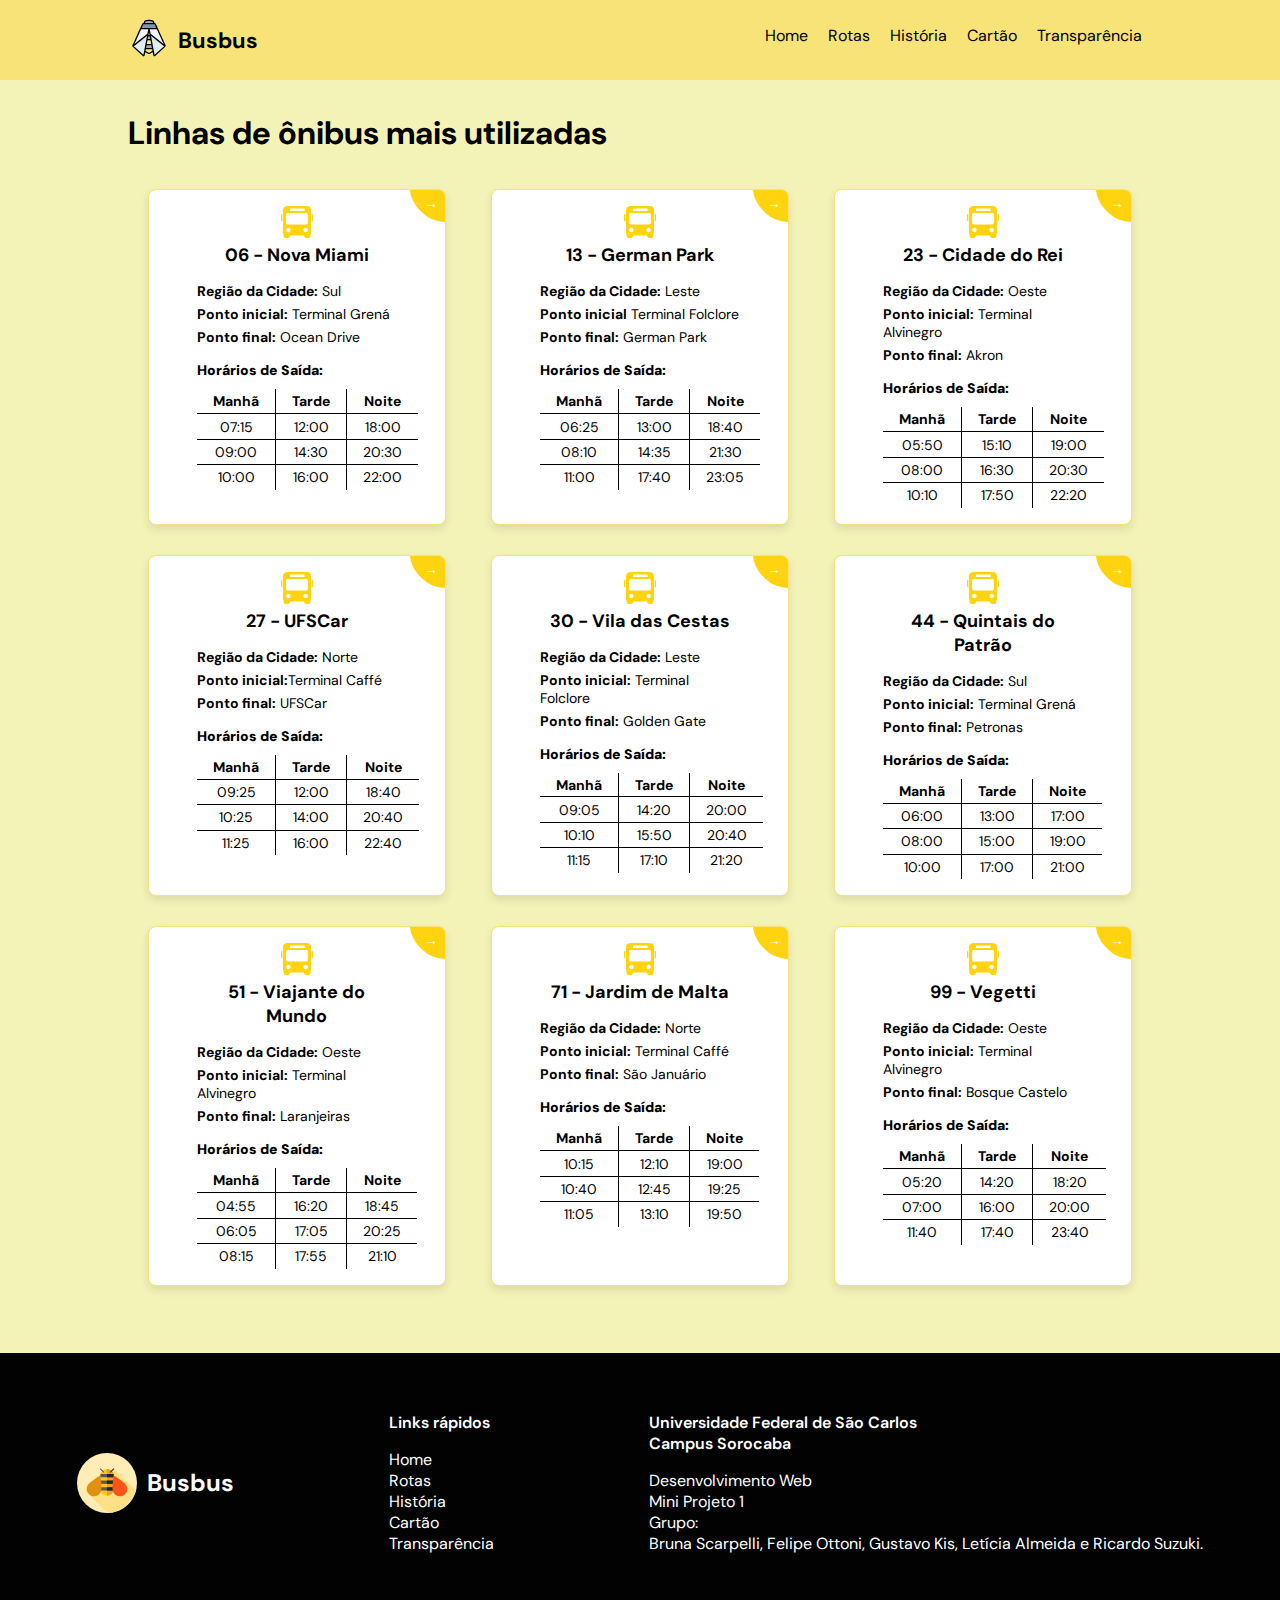
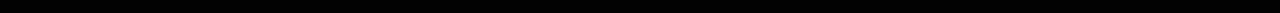
<file: mp1/target/mp1/index.html>
<!DOCTYPE html>
<html lang="pt-br">

<head>
    <meta charset="UTF-8">
    <meta name="viewport" content="width=device-width, initial-scale=1.0">

    <link rel="preconnect" href="https://fonts.googleapis.com">
    <link rel="preconnect" href="https://fonts.gstatic.com" crossorigin>
    <link href="https://fonts.googleapis.com/css2?family=DM+Sans:opsz,wght@9..40,200;9..40,300;9..40,500&display=swap" rel="stylesheet">

    <link rel="stylesheet" href="./styles/header.css">
    <link rel="stylesheet" href="./styles/footer.css">
    <link rel="stylesheet" href="./styles/home.css">

    <link rel="shortcut icon" type="imagex/svg" href="./Assets/bee-svgrepo-com-1.svg">
    <title>Rotas de ônibus</title>
</head>

<body>
    <header>
        <div id="logo">
            <div>
                <img src="./Assets/bee-origami-paper-svgrepo-com.svg" alt="abelha de origami" height="42">
            </div>

            <div>
                <h1>Busbus</h1>
            </div>
        </div>
            
        <nav class="menu">
             <ul> <!-- Menu de navegação -->
                 <li><a href="#">Home</a></li>
                 <div class="dropdown">
                    <button class="dropbtn">Rotas</button>
                    <div class="dropdown-content">
                      <a href="./itinerarios.jsp">Itinerários</a>
                      <a href="./cadastro.html">Cadastro de itinerários</a>
                    </div>
                  </div> 
                 <li><a href="#">História</a></li>
                 <li><a href="#">Cartão</a></li>
                 <li><a href="#">Transparência</a></li>
             </ul>
        </nav>
    </header>

    <!-- CONTEÚDO DA PÁGINA HOME -->
    <div id="controle-footer">
    <section>
        <h1>Linhas de ônibus mais utilizadas</h1>
    
        <div class="container">
            <div class="card">
                <img class="align-center" src="./Assets/bus-svgrepo-com.svg" alt="Ícone de Linha" height="32">
                <h3>06 - Nova Miami</h3>
                <p><b>Região da Cidade:</b> Sul</p>
                <p><b>Ponto inicial:</b> Terminal Grená</p>
                <p><b>Ponto final:</b> Ocean Drive</p>
                <h4><b>Horários de Saída:</b></h4>
                <table class="tabela">
                    <thead>
                      <tr>  
                        <th>Manhã</th>
                        <th>Tarde</th>
                        <th>Noite</th>
                      </tr>
                    </thead>
                    <tbody>
                      <tr>
                        <td>07:15</td>
                        <td>12:00</td>
                        <td>18:00</td>
                      </tr>
                      <tr>
                        <td>09:00</td>
                        <td>14:30</td>
                        <td>20:30</td>
                      </tr>
                      <tr>
                        <td>10:00</td>
                        <td>16:00</td>
                        <td>22:00</td>
                      </tr>
                    </tbody>
                  </table>
                  <div class="animacao" href="#">
                    <div class="seta">
                      →
                    </div>
                  </div>
            </div>

            <div class="card">
                <img class="align-center" src="./Assets/bus-svgrepo-com.svg" alt="Ícone de Linha" height="32">
                <h3>13 - German Park</h3>
                <p><b>Região da Cidade:</b> Leste</p>
                <p><b>Ponto inicial</b> Terminal Folclore</p>
                <p><b>Ponto final:</b> German Park</p>
                <h4><b>Horários de Saída:</b></h4>
                <table class="tabela">
                    <thead>
                        <tr>
                            <th>Manhã</th>
                            <th>Tarde</th>
                            <th>Noite</th>
                        </tr>
                    </thead>
                    <tbody>
                        <tr>
                            <td>06:25</td>
                            <td>13:00</td>
                            <td>18:40</td>
                          </tr>
                          <tr>
                            <td>08:10</td>
                            <td>14:35</td>
                            <td>21:30</td>
                          </tr>
                          <tr>
                            <td>11:00</td>
                            <td>17:40</td>
                            <td>23:05</td>
                          </tr>
                    </tbody>
                </table>
                <div class="animacao" href="#">
                    <div class="seta">
                      →
                    </div>
                </div>
            </div>

            <div class="card">
                <img class="align-center" src="./Assets/bus-svgrepo-com.svg" alt="Ícone de Linha" height="32">
                <h3>23 - Cidade do Rei</h3>
                <p><b>Região da Cidade:</b> Oeste</p>
                <p><b>Ponto inicial:</b> Terminal Alvinegro</p>
                <p><b>Ponto final:</b> Akron</p>
                <h4><b>Horários de Saída:</b></h4>
                <table class="tabela">
                    <thead>
                        <tr>
                            <th>Manhã</th>
                            <th>Tarde</th>
                            <th>Noite</th>
                        </tr>
                    </thead>
                    <tbody>
                        <tr>
                            <td>05:50</td>
                            <td>15:10</td>
                            <td>19:00</td>
                          </tr>
                          <tr>
                            <td>08:00</td>
                            <td>16:30</td>
                            <td>20:30</td>
                          </tr>
                          <tr>
                            <td>10:10</td>
                            <td>17:50</td>
                            <td>22:20</td>
                          </tr>
                    </tbody>
                </table>
                <div class="animacao" href="#">
                    <div class="seta">
                      →
                    </div>
                </div>
            </div>
        
            <div class="card">
                <img class="align-center" src="./Assets/bus-svgrepo-com.svg" alt="Ícone de Linha" height="32">
                <h3>27 - UFSCar</h3>
                <p><b>Região da Cidade:</b> Norte</p>
                <p><b>Ponto inicial:</b>Terminal Caffé</p>
                <p><b>Ponto final:</b> UFSCar</p>
                <h4><b>Horários de Saída:</b></h4>
                <table class="tabela">
                    <thead>
                        <tr>
                            <th>Manhã</th>
                            <th>Tarde</th>
                            <th>Noite</th>
                        </tr>
                    </thead>
                    <tbody>
                        <tr>
                            <td>09:25</td>
                            <td>12:00</td>
                            <td>18:40</td>
                          </tr>
                          <tr>
                            <td>10:25</td>
                            <td>14:00</td>
                            <td>20:40</td>
                          </tr>
                          <tr>
                            <td>11:25</td>
                            <td>16:00</td>
                            <td>22:40</td>
                          </tr>
                    </tbody>
                </table>
                <div class="animacao" href="#">
                    <div class="seta">
                      →
                    </div>
                </div>
            </div>

            <div class="card">
                <img class="align-center" src="./Assets/bus-svgrepo-com.svg" alt="Ícone de Linha" height="32">
                <h3>30 - Vila das Cestas</h3>
                <p><b>Região da Cidade:</b> Leste</p>
                <p><b>Ponto inicial:</b> Terminal Folclore</p>
                <p><b>Ponto final:</b> Golden Gate</p>
                <h4><b>Horários de Saída:</b></h4>
                <table class="tabela">
                    <thead>
                        <tr>
                            <th>Manhã</th>
                            <th>Tarde</th>
                            <th>Noite</th>
                        </tr>
                    </thead>
                    <tbody>
                        <tr>
                            <tr>
                                <td>09:05</td>
                                <td>14:20</td>
                                <td>20:00</td>
                              </tr>
                              <tr>
                                <td>10:10</td>
                                <td>15:50</td>
                                <td>20:40</td>
                              </tr>
                              <tr>
                                <td>11:15</td>
                                <td>17:10</td>
                                <td>21:20</td>
                              </tr>
                        </tr>
                    </tbody>
                </table>
                <div class="animacao" href="#">
                    <div class="seta">
                      →
                    </div>
                </div>
            </div>
        
            <div class="card">
                <img class="align-center" src="./Assets/bus-svgrepo-com.svg" alt="Ícone de Linha" height="32">
                <h3>44 - Quintais do Patrão</h3>
                <p><b>Região da Cidade:</b> Sul</p>
                <p><b>Ponto inicial:</b> Terminal Grená</p>
                <p><b>Ponto final:</b> Petronas</p>
                <h4><b>Horários de Saída:</b></h4>
                <table class="tabela">
                    <thead>
                        <tr>
                            <th>Manhã</th>
                            <th>Tarde</th>
                            <th>Noite</th>
                        </tr>
                    </thead>
                    <tbody>
                        <tr>
                            <td>06:00</td>
                            <td>13:00</td>
                            <td>17:00</td>
                          </tr>
                          <tr>
                            <td>08:00</td>
                            <td>15:00</td>
                            <td>19:00</td>
                          </tr>
                          <tr>
                            <td>10:00</td>
                            <td>17:00</td>
                            <td>21:00</td>
                          </tr>
                    </tbody>
                </table>
                <div class="animacao" href="#">
                    <div class="seta">
                      →
                    </div>
                </div>
            </div>

            <div class="card">
                <img class="align-center" src="./Assets/bus-svgrepo-com.svg" alt="Ícone de Linha" height="32">
                <h3>51 - Viajante do Mundo</h3>
                <p><b>Região da Cidade:</b> Oeste</p>
                <p><b>Ponto inicial:</b> Terminal Alvinegro</p>
                <p><b>Ponto final:</b> Laranjeiras</p>
                <h4><b>Horários de Saída:</b></h4>
                <table class="tabela">
                    <thead>
                        <tr>
                            <th>Manhã</th>
                            <th>Tarde</th>
                            <th>Noite</th>
                        </tr>
                    </thead>
                    <tbody>
                        <tr>
                            <td>04:55</td>
                            <td>16:20</td>
                            <td>18:45</td>
                          </tr>
                          <tr>
                            <td>06:05</td>
                            <td>17:05</td>
                            <td>20:25</td>
                          </tr>
                          <tr>
                            <td>08:15</td>
                            <td>17:55</td>
                            <td>21:10</td>
                          </tr>
                    </tbody>
                </table>
                <div class="animacao" href="#">
                    <div class="seta">
                      →
                    </div>
                </div>
            </div>
        
            <div class="card">
                <img class="align-center" src="./Assets/bus-svgrepo-com.svg" alt="Ícone de Linha" height="32">
                <h3>71 - Jardim de Malta</h3>
                <p><b>Região da Cidade:</b> Norte</p>
                <p><b>Ponto inicial:</b> Terminal Caffé</b></p>
                <p><b>Ponto final:</b> São Januário</p>
                <h4><b>Horários de Saída:</b></h4>
                <table class="tabela">
                    <thead>
                        <tr>
                            <th>Manhã</th>
                            <th>Tarde</th>
                            <th>Noite</th>
                        </tr>
                    </thead>
                    <tbody>
                        <tr>
                            <td>10:15</td>
                            <td>12:10</td>
                            <td>19:00</td>
                          </tr>
                          <tr>
                            <td>10:40</td>
                            <td>12:45</td>
                            <td>19:25</td>
                          </tr>
                          <tr>
                            <td>11:05</td>
                            <td>13:10</td>
                            <td>19:50</td>
                          </tr>
                    </tbody>
                </table>
                <div class="animacao" href="#">
                    <div class="seta">
                      →
                    </div>
                </div>
            </div>
        
            <div class="card">
                <img class="align-center" src="./Assets/bus-svgrepo-com.svg" alt="Ícone de Linha" height="32">
                <h3>99 - Vegetti</h3>
                <p><b>Região da Cidade:</b> Oeste</p>
                <p><b>Ponto inicial:</b> Terminal Alvinegro</b></p>
                <p><b>Ponto final:</b> Bosque Castelo</p>
                <h4><b>Horários de Saída:</b></h4>
                <table class="tabela">
                    <thead>
                        <tr>
                            <th>Manhã</th>
                            <th>Tarde</th>
                            <th>Noite</th>
                        </tr>
                    </thead>
                    <tbody>
                        <tr>
                            <td>05:20</td>
                            <td>14:20</td>
                            <td>18:20</td>
                          </tr>
                          <tr>
                            <td>07:00</td>
                            <td>16:00</td>
                            <td>20:00</td>
                          </tr>
                          <tr>
                            <td>11:40</td>
                            <td>17:40</td>
                            <td>23:40</td>
                          </tr>
                    </tbody>
                </table>
                <div class="animacao" href="#">
                    <div class="seta">
                      →
                    </div>
                </div>
            </div>
    </section>
    <!-- FIM DO CONTEÚDO DA PÁGINA HOME -->

    <footer>
        <div id="logo-footer">
            <img src="./Assets/bee-svgrepo-com-2.svg" alt="abelhinha" height="60">
            <h2>Busbus</h2>
        </div>
        <nav class="menu-footer">
            <h3>Links rápidos</h3>
            <ul>
                <li>
                    <a href="./index.html">Home</a>
                </li>
                <li><a href="#">Rotas</a></li>
                 <li><a href="#">História</a></li>
                 <li><a href="#">Cartão</a></li>
                 <li><a href="#">Transparência</a></li>
            </ul>
        </nav>
        <div class="info-footer">
            <h3>Universidade Federal de São Carlos <br> Campus Sorocaba</h3>

            <p>
                Desenvolvimento Web <br>
                Mini Projeto 1 <br> 
                Grupo: <br>
                Bruna Scarpelli, Felipe Ottoni, Gustavo Kis, Letícia Almeida e Ricardo Suzuki.
            </p>
        </div>
    </footer>
    </div>
</body>

</html>
</file>
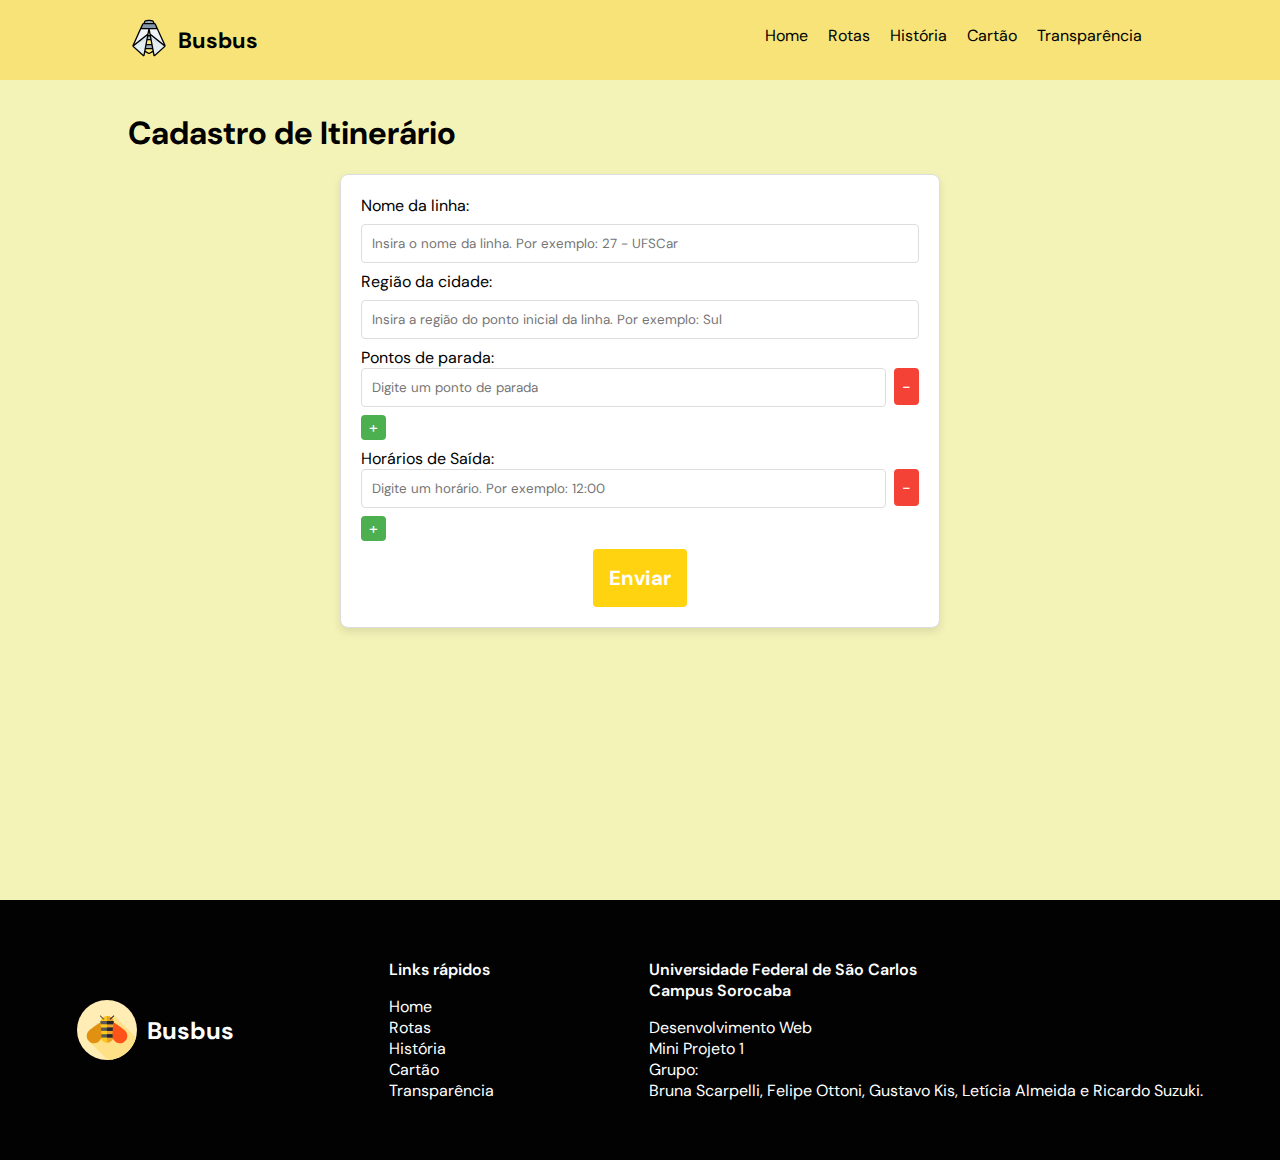
<file: mp1/target/mp1/cadastro.html>
<!DOCTYPE html>
<html lang="pt-br">
<head>
    <meta charset="UTF-8">
    <meta name="viewport" content="width=device-width, initial-scale=1.0">
    
    <link rel="preconnect" href="https://fonts.googleapis.com">
    <link rel="preconnect" href="https://fonts.gstatic.com" crossorigin>
    <link href="https://fonts.googleapis.com/css2?family=DM+Sans:opsz,wght@9..40,200;9..40,300;9..40,500&display=swap" rel="stylesheet">

    <link rel="stylesheet" href="./styles/header.css">
    <link rel="stylesheet" href="./styles/footer.css">
    <link rel="stylesheet" href="./styles/cadastro.css">

    <link rel="shortcut icon" type="imagex/svg" href="./Assets/bee-svgrepo-com-1.svg">
    <title>Cadastro</title>
</head>
<body>

    <header>
        <div id="logo">
            <div>
                <img src="./Assets/bee-origami-paper-svgrepo-com.svg" alt="abelha de origami" height="42">
            </div>

            <div>
                <h1>Busbus</h1>
            </div>
        </div>
            
        <nav class="menu">
             <ul> <!-- Menu de navegação -->
                 <li><a href="./index.html">Home</a></li>
                 <div class="dropdown">
                    <button class="dropbtn">Rotas</button>
                    <div class="dropdown-content">
                      <a href="./itinerarios.jsp">Itinerários</a>
                      <a href="#">Cadastro de itinerários</a>
                    </div>
                  </div> 
                 <li><a href="#">História</a></li>
                 <li><a href="#">Cartão</a></li>
                 <li><a href="#">Transparência</a></li>
             </ul>
        </nav>
    </header>

    <!-- CONTEÚDO DA PÁGINA CADASTRO DE ITENS-->
    <div id="controle-footer">
    <section>
        <h1>Cadastro de Itinerário</h1>

        <div class="container">
            <form>
                <label for="nomeLinha">Nome da linha:</label>
                <input type="text" id="nomeLinha" name="nomeLinha" placeholder="Insira o nome da linha. Por exemplo: 27 - UFSCar" required>

                <div id="mensagemErroNomeLinha"></div>
        
                <label for="regiao">Região da cidade:</label>
                <input type="text" id="regiao" placeholder="Insira a região do ponto inicial da linha. Por exemplo: Sul" name="regiao" required>

                <div id="mensagemErroRegiao"></div>
        
                <div class="container-p">
                    <label>Pontos de parada:</label>
                    <div id="paradas">
                        <div class="parada-container">
                            <input type="text" id="pontoParada" name="parada[]" placeholder="Digite um ponto de parada"><button type="button" class="btn-remove" onclick="removerParada(this)">-</button>
                    </div>
                </div>

                <div id="mensagemErroParadas"></div>
            
                <button type="button" class="btn-add" onclick="adicionarParada()">+</button>
                </div>
        
                <div class="container-p">
                    <div id="horarios">
                        <label for="horarios">Horários de Saída:</label>
                        <div class="horario-container">
                            <input type="text" id="horario" name="horario[]" placeholder="Digite um horário. Por exemplo: 12:00" required><button type="button" class="btn-remove" onclick="removerHorario(this)">-</button>
                        </div>
                    </div>

                    <div id="mensagemErroHorario"></div>

                    <button type="button" class="btn-add" onclick="adicionarHorario()">+</button>
                </div>
                
                <button id="enviar" type="submit">Enviar</button>
            </div>
            
            </form>
        </div>
    </section>
    <!-- FIM DO CONTEÚDO DA PÁGINA CADASTRO DE ITENS-->

    <footer>
        <div id="logo-footer">
            <img src="./Assets/bee-svgrepo-com-2.svg" alt="abelhinha" height="60">
            <h2>Busbus</h2>
        </div>
        <nav class="menu-footer">
            <h3>Links rápidos</h3>
            <ul>
                <li>
                    <a href="./index.html">Home</a>
                </li>
                <li><a href="#">Rotas</a></li>
                 <li><a href="#">História</a></li>
                 <li><a href="#">Cartão</a></li>
                 <li><a href="#">Transparência</a></li>
            </ul>
        </nav>
        <div class="info-footer">
            <h3>Universidade Federal de São Carlos <br> Campus Sorocaba</h3>

            <p>
                Desenvolvimento Web <br>
                Mini Projeto 1 <br> 
                Grupo: <br>
                Bruna Scarpelli, Felipe Ottoni, Gustavo Kis, Letícia Almeida e Ricardo Suzuki.
            </p>
        </div>
    </footer>
    </div>
    <!-- IMPORTAÇÕES DOS JSs -->
    <script src="./script/camposForm.js"></script> 
    <script src="./script/inputValidacao.js"></script>

</body>
</html>
</file>
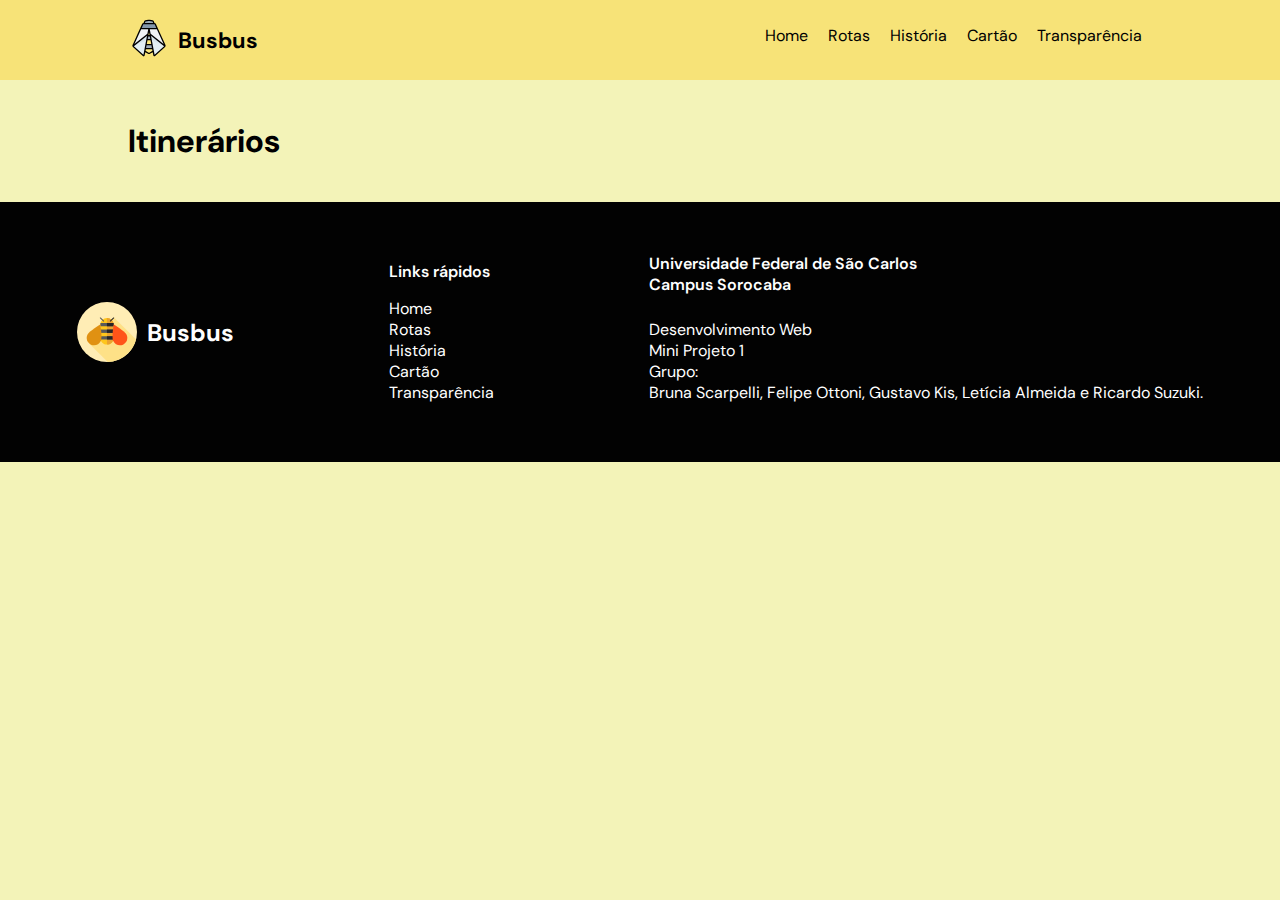
<file: mp1/target/mp1/itinerarios.html>
<!DOCTYPE html>
<html lang="pt-br">
<head>
    <meta charset="UTF-8">
    <meta name="viewport" content="width=device-width, initial-scale=1.0">
    
    <link rel="preconnect" href="https://fonts.googleapis.com">
    <link rel="preconnect" href="https://fonts.gstatic.com" crossorigin>
    <link href="https://fonts.googleapis.com/css2?family=DM+Sans:opsz,wght@9..40,200;9..40,300;9..40,500&display=swap" rel="stylesheet">

    <link rel="stylesheet" href="./styles/header.css">
    <link rel="stylesheet" href="./styles/footer.css">
    <link rel="stylesheet" href="./styles/itinerario.css">

    <link rel="shortcut icon" type="imagex/svg" href="./Assets/bee-svgrepo-com-1.svg">
    <title>Itinerario</title>
</head>
<body>
    <header>
        <div id="logo">
            <div>
                <img src="./Assets/bee-origami-paper-svgrepo-com.svg" alt="abelha de origami" height="42">
            </div>

            <div>
                <h1>Busbus</h1>
            </div>
        </div>
            
        <nav class="menu">
             <ul> <!-- Menu de navegação -->
                 <li><a href="./index.html">Home</a></li>
                 <div class="dropdown">
                    <button class="dropbtn">Rotas</button>
                    <div class="dropdown-content">
                      <a href="#">Itinerários</a>
                      <a href="./cadastro.html">Cadastro de itinerários</a>
                    </div>
                  </div> 
                 <li><a href="#">História</a></li>
                 <li><a href="#">Cartão</a></li>
                 <li><a href="#">Transparência</a></li>
             </ul>
        </nav>
    </header>

    <!-- CONTEÚDO DA PÁGINA ITINERARIO -->
    <section>
        <h1>Itinerários</h1>

        
    </section>
    <!-- FIM DO CONTEÚDO DA PÁGINA DE ITINERÁRIOS -->

    <footer>
        <div id="logo-footer">
            <img src="./Assets/bee-svgrepo-com-2.svg" alt="abelhinha" height="60">
            <h2>Busbus</h2>
        </div>
        <nav class="menu-footer">
            <h3>Links rápidos</h3>
            <ul>
                <li>
                    <a href="./index.html">Home</a>
                </li>
                <li><a href="#">Rotas</a></li>
                 <li><a href="#">História</a></li>
                 <li><a href="#">Cartão</a></li>
                 <li><a href="#">Transparência</a></li>
            </ul>
        </nav>
        <div class="info-footer">
            <h3>Universidade Federal de São Carlos <br> Campus Sorocaba</h3>

            <p>
                Desenvolvimento Web <br>
                Mini Projeto 1 <br> 
                Grupo: <br>
                Bruna Scarpelli, Felipe Ottoni, Gustavo Kis, Letícia Almeida e Ricardo Suzuki.
            </p>
        </div>
    </footer>
</body>
</html>
</file>
<file: mp1/target/mp1/styles/header.css>
* {
    margin: 0;
    padding: 0;
    border: 0;
    box-sizing: border-box;
    list-style: none;
    font-family: 'DM Sans', sans-serif;
}

header {
    display: flex;
    align-items: center;
    justify-content: space-between;
    height: 5rem;
    width: 100%;
    padding: 2rem 8rem;
    position: fixed;
    top: 0;
    background-color: #F7E378ff;
    z-index: 10;
}

header a {
    text-decoration: none;
}

header h1 {
    font-size: 1.375rem;
    margin: 0;
    padding: 0rem 0rem 0rem 0.5rem;
    text-decoration: none;
    color: black;
}

#logo {
    display: flex;
    align-items: center;
}

.menu {
    display: flex;
    justify-content: right;
    align-items: center;
    overflow: hidden;
}

.menu ul li {
    list-style: none;
    margin-bottom: 10px; /* Espaço entre os itens do menu */
    position: relative;
}

header nav ul, header li {
    list-style: none;
    margin: 0;
    padding: 0;
}

header nav ul {
    display: flex;
}

header nav ul li a {
    float: left;
    display: block;
    text-decoration: none;
    color: black;
    padding: 0.625rem;
}

header nav a:hover,
header nav a.active,
.dropdown:hover,
.dropbtn {
  background-color: white;
  border-radius: 4px;
  transition: all 0.3s;
}

.dropdown {
    float: left;
    overflow: hidden;
}

.dropdown .dropbtn {
    font-size: 16px;
    border: none;
    outline: none;
    color: rgb(0, 0, 0);
    padding: 0.625rem;
    background-color: inherit;
    font-family: inherit;
    margin: 0;
}

.dropdown {
    float: left;
    overflow: hidden;
}

.dropdown .dropbtn {
    font-size: 16px;  
    border: none;
    outline: none;
    color: rgb(0, 0, 0);
    padding: 0.625rem;
    background-color: inherit;
    font-family: inherit;
    margin: 0;
}

.dropdown-content {
    display: none;
    border-radius: 4px;
    position: absolute;
    background-color: #f9f9f9;
    box-shadow: 0px 8px 16px 0px rgba(0,0,0,0.2);
    z-index: 1;
}

.dropdown-content a {
    float: none;
    color: black;
    padding: 12px 16px;
    text-decoration: none;
    display: block;
    text-align: left;
}

.dropdown-content a:hover {
    background-color: #FFEDB6ff;
}

.dropdown:hover .dropdown-content {
    display: block;
}

#controle-footer {
    min-height: 100vh;
    display: flex;
    flex-direction: column;
    justify-content: space-between;
    
}
</file>
<file: mp1/target/mp1/styles/footer.css>
footer {
    background-color: #020202ff;
    min-height: 260px;
    /*bottom: 0;*/
    width: 100%;
  
    display: flex;
    justify-content: space-around;
    align-items: center;
}

footer h2 {
    color: white;
}
  
footer h3 {
    color: white;
    font-weight: 600;
    font-size: 1rem;
    margin-bottom: 1rem;
}

footer p {
    font-weight: 200;
}
  
.menu-footer ul li a{
    text-decoration: none;
    color: white;
    font-weight: 400;
    font-size: 1rem;
}
  
.menu-footer ul li a:hover{
    font-weight: 600;
}
  
.info-footer p {
    color: white;
    min-width: 150px;
    font-weight: 400;
}

#logo-footer {
    display: flex;
    align-items: center;
    gap: 10px;
}
</file>
<file: mp1/target/mp1/styles/home.css>
body {
    background-color:rgb(243, 243, 184);
}

section {
    margin-top: 5rem;
    padding: 2rem 8rem;
}

.container {
    max-width: 1200px;
    margin: 0 auto;
    padding: 20px;
    display: flex;
    flex-wrap: wrap;
    justify-content: space-between;
}

.card {
    flex: 0 0 calc(33.33% - 30px); /* Para garantir 3 cards por linha com margens de 15px */
    border: 1px solid #F7E378;
    border-radius: 8px;
    padding: 1rem 3rem;
    margin: 15px 0;
    background-color: #fff;
    box-shadow: 0 4px 8px rgba(0, 0, 0, 0.1);
    text-align: left;
    font-size: 0.875rem;
}

.card h3,
.card .img{
    margin: 5px 0;
    display: flex;
    flex-direction: column;
    align-items: center;
    text-align: center;
}

.align-center {
    margin: 0 auto;
    text-align: center;
    display: block;
}

.card h3 {
    padding-bottom: 10px;
    text-align: center;
    font-size: 1.125rem;
}

.card p {
    padding-bottom: 5px;
}

.card h4 {
    padding-top: 10px;
    padding-bottom: 10px;
}

.tabela {
    border-collapse: collapse !important;
    width: 100%;
}

.tabela th,
.tabela td {
    padding: 0.2rem 1rem;
    text-align: center;
}

.tabela tr th{
    border-right: 1px solid #000;
}

.tabela tr td{
    border-top: 1px solid #000;
    border-right: 1px solid #000;
}

.tabela tr td:last-child, 
.tabela tr th:last-child{
    border-right: none;
    text-align: center;
}

/* ANIMAÇÃO DOS CARDS */

.animacao {
    display: flex;
    align-items: center;
    justify-content: center;
    position: absolute;
    width: 32px;
    height: 32px;
    overflow: hidden;
    top: 0;
    right: 0;
    background-color: #FFD30F;
    border-radius: 0 4px 0 32px;
}
  
.seta {
    margin-top: -4px;
    margin-right: -4px;
    color: white;
    font-family: courier, sans;
}

.card {
    display: block;
    top: 0px;
    position: relative;
    z-index: 0;
    overflow: hidden;
  
    &:hover {
      transition: all 0.2s ease-out;
      box-shadow: 0px 4px 8px rgba(38, 38, 38, 0.2);
      top: -4px;
      border: 1px solid #FFD30F;
      background-color: white;
    }
  
    &:before {
      content: "";
      position: absolute;
      z-index: -1;
      top: -16px;
      right: -16px;
      background: #FFD30F;
      height: 32px;
      width: 32px;
      border-radius: 32px;
      transform: scale(2);
      transform-origin: 60% 60%;
      transition: transform 0.15s ease-out;
    }
  
    &:hover:before {
      transform: scale(2.15);
    }
}
</file>
<file: mp1/target/mp1/styles/cadastro.css>
body {
    background-color: rgb(243, 243, 184);
}

section {
    margin-top: 5rem;
    padding: 2rem 8rem;
}

.container {
    max-width: 600px;
    margin: 0 auto;
    padding: 20px;
    background-color: #fff;
    border: 1px solid #ddd;
    border-radius: 8px;
    box-shadow: 0 4px 8px rgba(0, 0, 0, 0.1);
    margin-top: 20px;
}

form {
    display: flex;
    flex-direction: column;
}

label {
    margin-bottom: 8px;
}

input {
    padding: 10px;
    margin-bottom: 8px;
    border: 1px solid #ddd;
    border-radius: 4px;
}

textarea {
    padding: 10px;
    margin-bottom: 16px;
    border: 1px solid #ddd;
    border-radius: 4px;
}

button {
    background-color: #E1D219;
    color: #fff;
    font-size: 16px;
    border: none;
    border-radius: 4px;
    cursor: pointer;
}

.btn-remove:hover {
    background-color: #d1362b;
    transition: all 0.25s;
}

.btn-add:hover {
    background-color: #3d9c40;
    transition: all 0.25s;
}

#enviar{
    max-width: 150px;
    background: #FFD30F;
    color: #ffffff;
    cursor: pointer;
    font-size: 1.275rem;
    padding: 1rem;
    border: 0;
    transition: all 0.5s;
    position: relative;
    margin: 0 auto;
    text-align: center;
    display: block;
    font-weight: bolder;

    &::after {
        content: ">";
        position: absolute;
        left: 75%;
        top: 30%;
        right: 20%;
        bottom: 0;
        opacity: 0;

    }

    &:hover {
        background: #fad842;
        transition: all 0.5s;
        padding: 1rem 3rem 1rem 1rem;

        &::after {
            opacity: 1;
            transition: all 0.5s;

        }
    }
}

.btn-add {
    display: flex;
    align-items: center;
    justify-content: center;
    max-height: 25px;
    background-color: #4caf50;
    color: #fff;
    padding: 8px;
    border: none;
    border-radius: 4px;
    cursor: pointer;
}

.btn-remove {
    background-color: #f44336;
    color: #fff;
    padding: 8px;
    border: none;
    border-radius: 4px;
    cursor: pointer;
    margin-left: 8px;
}

#mensagemErroRegiao, #mensagemErroNomeLinha, #mensagemErroParadas, #mensagemErroHorario {
    color: #f44336;
}

.container-p {
    padding-bottom: 8px;
}

#paradas input {
    width: 525px;
}

#horarios input {
    width: 525px;
}
</file>
<file: mp1/target/mp1/styles/itinerario.css>
body {
    background-color: rgb(243, 243, 184);
}

section {
    margin-top: 5rem;
    padding: 2rem 8rem;
}

h1, h2, p {
    padding: 8px 0px;
}

#entrada input {
    padding: 10px;
    margin-bottom: 8px;
    border: 1px solid #ddd;
    border-radius: 4px;
}

#entrada button {
    background-color: #E1D219;
    color: #fff;
    font-size: 16px;
    height: 32px;
    width: 32px;
    border: none;
    border-radius: 4px;
    cursor: pointer;
}
</file>
